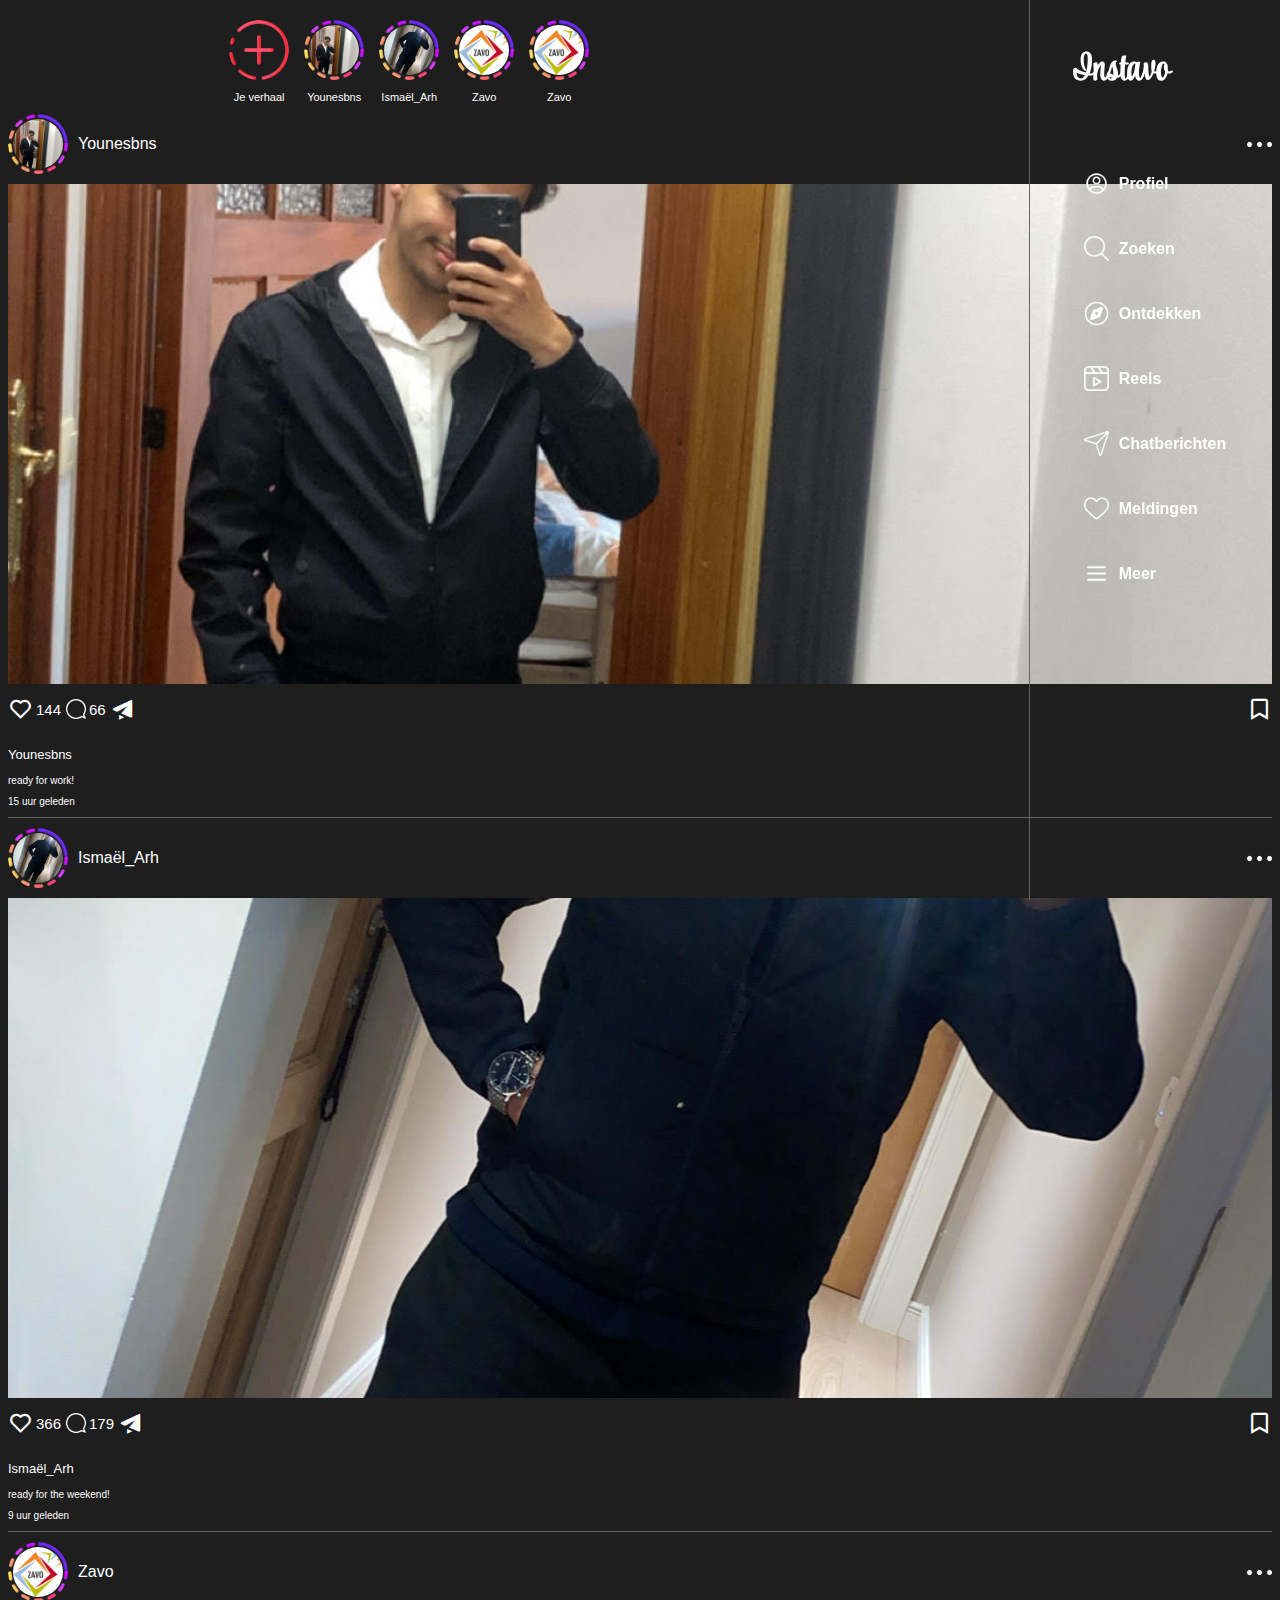
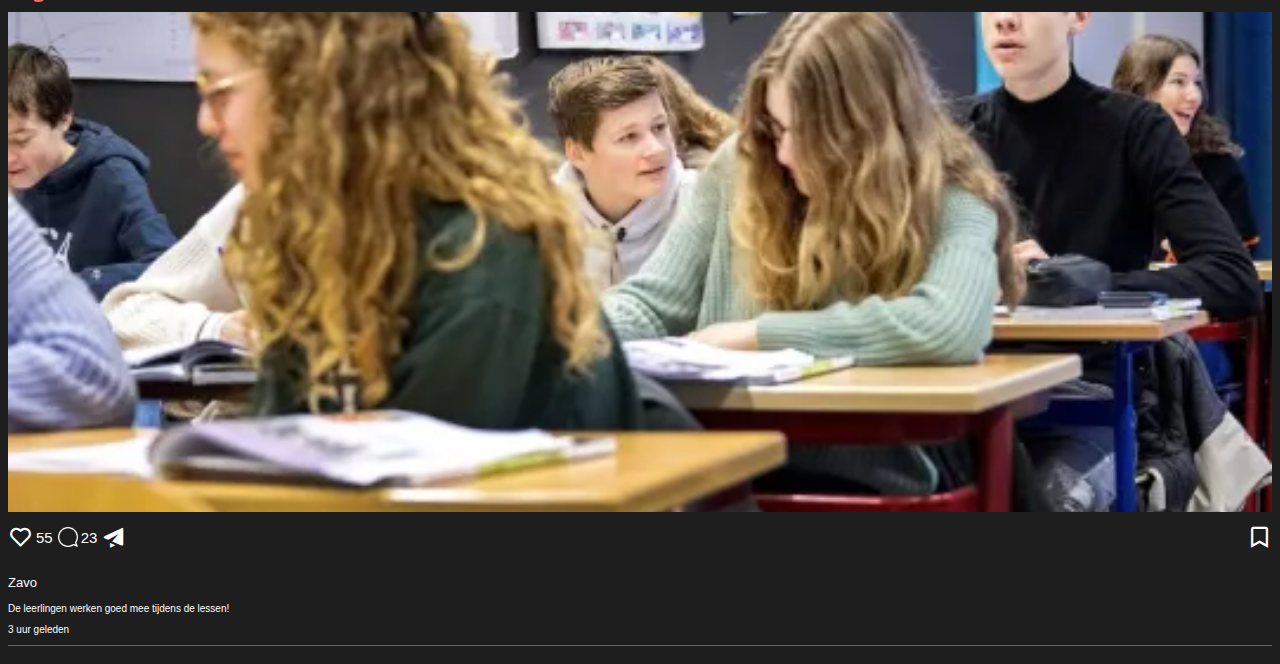
<file: index.html>
<!DOCTYPE html>
<html lang="nl">

<head>
    <title>INSTAVO</title>
    <link rel="stylesheet" href="./main.css" />
    <link rel="stylesheet" href="./css/startpagina.css">
    <link href='https://unpkg.com/boxicons@2.1.4/css/boxicons.min.css' rel='stylesheet'>
    <link rel="preconnect" href="https://fonts.googleapis.com">
    <link rel="preconnect" href="https://fonts.gstatic.com" crossorigin>
    <link href="https://fonts.googleapis.com/css2?family=Merienda:wght@300..900&family=Style+Script&display=swap" rel="stylesheet">

    
</head>

<body>
    <nav>
        <div class="icoon">
            <img src="./images/heart.png" alt="icon"/>
            <img src="./images/send.png" alt="icon"/>
            <a href="./pages/profiel.html"><img src="./images/user-avatar.png" alt="icon" /></a>
        </div>

    </nav>
    <div class="story">
        <div class="storyBox">
            <div class="storys">
                <img src="./images/instagramstory1.png" alt="story">
            </div>
            <p>Je verhaal</p>
        </div>

        <div class="storyBox">
            <div class="storys">
                <img src="./images/instagram-stories2.png" alt="story">
                <img class="storyProfiel" src="./images/younesfoto.png" alt="profielfoto">
            </div>
            <p>Younesbns</p>
        </div>

        <div class="storyBox">
            <div class="storys">
                <img src="./images/instagram-stories2.png" alt="story">
                <img class="storyProfiel" src="./images/fotoismael.png" alt="profielfoto">
            </div>
            <p>Ismaël_Arh</p>
        </div>

        <div class="storyBox">
            <div class="storys">
                <img src="./images/instagram-stories2.png" alt="story">
                <img class="storyProfiel" src="./images/Zavo.png" alt="profielfoto">
            </div>
            <p>Zavo</p>
        </div>

        <div class="storyBox">
            <div class="storys">
                <img src="./images/instagram-stories2.png" alt="story">
                <img class="storyProfiel" src="./images/Zavo.png" alt="profielfoto"/>
            </div>
            <p>Zavo</p>
        </div>


    </div>
    <main>
    <article class="post">
        <div class="user">
            <div>
                <div class="storyBox">
                    <div class="storys">
                        <img src="./images/instagram-stories2.png" alt="story">
                        <img class="storyProfiel" src="./images/younesfoto.png" alt="profielfoto">
                    </div>
                </div>
                <p>Younesbns</p>
            </div>
            <img class="optie" src="./images/more.png" alt="icon">
        </div>
        <div class="foto">
            <img src="./images/younesfoto.png" alt="post">
        </div>
        <div class="post-btn">
            <div class="post-icons">
                <div class="post-icons">
                    <i class='bx bx-heart'></i>
                    <p>144</p>
                </div>
                <div class="post-icons">
                    <img src="./images/chat.png" alt="icon">
                    <p>66</p>
                </div>
                <div class="post-icons">
                    <i class='bx bxs-paper-plane' ></i>
                </div>
            </div>
            <div>
                <i class='bx bx-bookmark'></i>
            </div>
        </div>
        <div class="description">
            <p class="creator">Younesbns</p>
            <p class="description">ready for work!</p>
            <p class="post-time">15 uur geleden</p>
        </div>
    </article>
    <article class="post">
        <div class="user">
            <div>
                <div class="storyBox">
                    <div class="storys">
                        <img src="./images/instagram-stories2.png" alt="story">
                        <img class="storyProfiel" src="./images/fotoismael.png" alt="profielfoto">
                    </div>
                </div>
                <p>Ismaël_Arh</p>
            </div>
            <img class="optie" src="./images/more.png" alt="icon">
        </div>
        <div class="foto">
            <img src="./images/fotoismael.png" alt="post">
        </div>
        <div class="post-btn">
            <div class="post-icons">
                <div class="post-icons">
                    <i class='bx bx-heart'></i>
                    <p>366</p>
                </div>
                <div class="post-icons">
                    <img src="./images/chat.png" alt="icon">
                    <p>179</p>
                </div>
                <div class="post-icons">
                    <i class='bx bxs-paper-plane' ></i>
                </div>
            </div>
            <div>
                <i class='bx bx-bookmark'></i>
            </div>
        </div>
        <div class="description">
            <p class="creator">Ismaël_Arh</p>
            <p class="description">ready for the weekend!</p>
            <p class="post-time">9 uur geleden</p>
        </div>
    </article>

    <article class="post">
        <div class="user">
            <div>
                <div class="storyBox">
                    <div class="storys">
                        <img src="./images/instagram-stories2.png" alt="story">
                        <img class="storyProfiel" src="./images/Zavo.png" alt="profielfoto">
                    </div>
                </div>
                <p>Zavo</p>
            </div>
            <img class="optie" src="./images/more.png" alt="icon">
        </div>
        <div class="foto">
            <img src="./images/leerlingpost.webp" alt="post">
        </div>
        <div class="post-btn">
            <div class="post-icons">
                <div class="post-icons">
                    <i class='bx bx-heart'></i>
                    <p>55</p>
                </div>
                <div class="post-icons">
                    <img src="./images/chat.png" alt="icon">
                    <p>23</p>
                </div>
                <div class="post-icons">
                    <i class='bx bxs-paper-plane' ></i>
                </div>
            </div>
            <div>
                <i class='bx bx-bookmark'></i>
            </div>
        </div>
        <div class="description">
            <p class="creator">Zavo</p>
            <p class="description">De leerlingen werken goed mee tijdens de lessen!</p>
            <p class="post-time">3 uur geleden</p>
        </div>
    </article>
    </main>


    <aside>
        <section>
            <p class="instavo">Instavo</p>
            <a href="./pages/profiel.html"><img src="./images/user-avatar.png" alt="icon">Profiel</a>
            <input type="checkbox" id="search">
            <label for="search">
                <a><img src="./images/search-interface-symbol.png" alt="icon">Zoeken</a>
            </label>
            <div class="asidepopup">
                <p>Zoeken</p>
                <input type="search" placeholder="Zoek hier...">
                <hr>
                <h4>recent</h4>
            </div>
            <a href="#"><img src="./images/compass.png" alt="icon">Ontdekken</a>
            <a href="#"><img src="./images/video.png" alt="icon">Reels</a>
            <a href="#"><img src="./images/send.png" alt="icon">Chatberichten</a>
            <a href="#"><img src="./images/heart.png" alt="icon">Meldingen</a>
            <a href="#"><img src="./images/menu.png" alt="icon">Meer</a>
        </section>

    </aside>
</body>

</html>
</file>
<file: main.css>
@import url(./css/header.css);
@import url(./css/menu.css);
@import url(./css/startpagina.css);

@import url('https://fonts.googleapis.com/css2?family=Merienda:wght@300..900&family=Style+Script&display=swap');

* {
    font-family: Arial, Helvetica, sans-serif;
}

body {
    background-color: rgb(30, 30, 30);
}
</file>
<file: css/startpagina.css>
@import url('https://fonts.googleapis.com/css2?family=Merienda:wght@300..900&family=Style+Script&display=swap');

@media screen and (width >=1px) {
    * {
        font-family:Arial, Helvetica, sans-serif;
    }
    main{
        display: flex;
        justify-content: center;
        align-items: center;
        flex-direction: column;
        width: 100%;
    }
        
    .content {
        display:grid;
        gap:15px;
    }

    .post {
        width: 100%;
        color: white;
        padding:0;
        object-fit: cover;
        border-bottom: 1px solid rgb(100, 100, 100);
        display: flex;
        flex-direction: column;
        gap: 10px;
        margin-bottom: 10px;
    }

    .storys img:first-child {
        width: 60px; 
        height: 60px;
    }

    .user div {
        display: flex;
        align-items: center;
        gap:10px;
    }
    
    .user {
        display: flex;
        justify-content: space-between;
        align-items: center;
        width: 100%;
    }
    
    .user div img{
        width:50px;
        height:50px;
    }
    
    .user div .storyProfiel {
        width: 50px;
        height: 50px;
    } 
    
    .optie{
        filter: invert(100%);
        width: 25px;
        height:25px;
    }

    .foto {
        width:100%;
        height: 500px;
        justify-self: center;
    }

    .foto img {
        width: 100%;
        height:100%;
        object-fit: cover;
    }

    .post-btn {
        width: 100%;
        height: 30px;
        display: flex;
        gap: 10px;
        font-size: 25px;
        background-color:transparent;
        justify-content: space-between;
    }
    
    i:hover {
        color:whitesmoke;
    }
    
    .post-btn div {
        display:flex;
        align-items: center;
        gap:5px;
    }
    
    .post-icons div {
        display:flex;
        gap:3px;
    }

    .post-btn img {
        width: 20px;
        height: 20px;
        filter: invert(100%); 
    }
    
    .description .creator {
        font-size:13px;
    }

    .description .description {
        font-size:10px;
    }

    .description .post-time {
        font-size:10px;
    }
    
    .post-btn p{
        font-size: 15px;
    }
    
    .storys {
        display:flex;
        align-items: center;
        justify-content: center;
        width:60px;
        height:60px;
    }

    .storys img{
        position:absolute;
        border-radius: 60px;
        object-fit: cover;
    }
}
</file>
